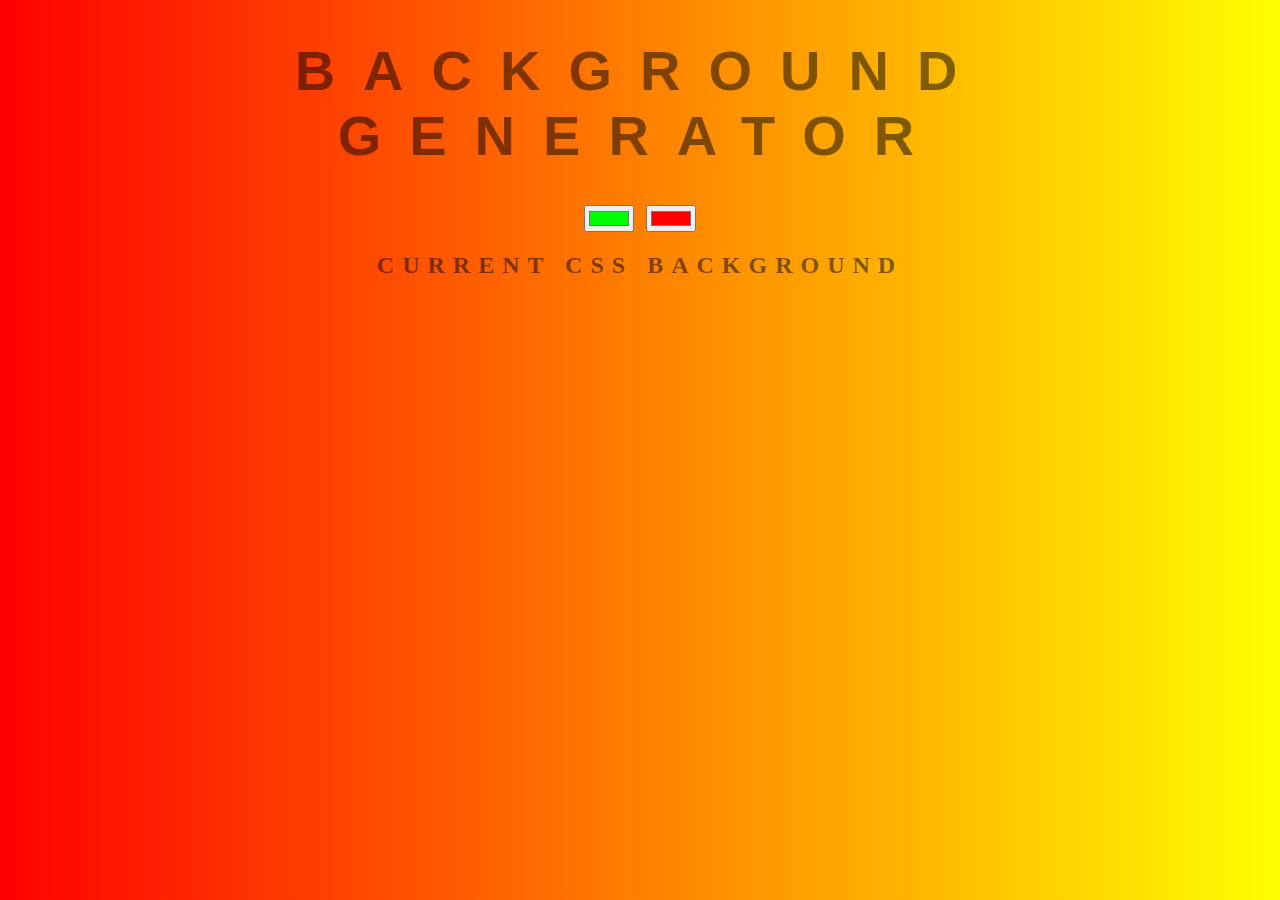
<file: Background-Generator/backgroundgenerator/index.html>
<!DOCTYPE html>
<html>
<head>
	<title>Gradient Background</title>
	<link rel="stylesheet" type="text/css" href="style.css">
</head>
<body id="gradient">
	<h1>Background Generator</h1>
	<input class="color1" type="color" name="color1" value="#00ff00">
	<input class="color2" type="color" name="color2" value="#ff0000">
	<h2>Current CSS Background</h2>
	<h3></h3>
	<script type="text/javascript" src="script.js"></script>
</body>
</html>
</file>
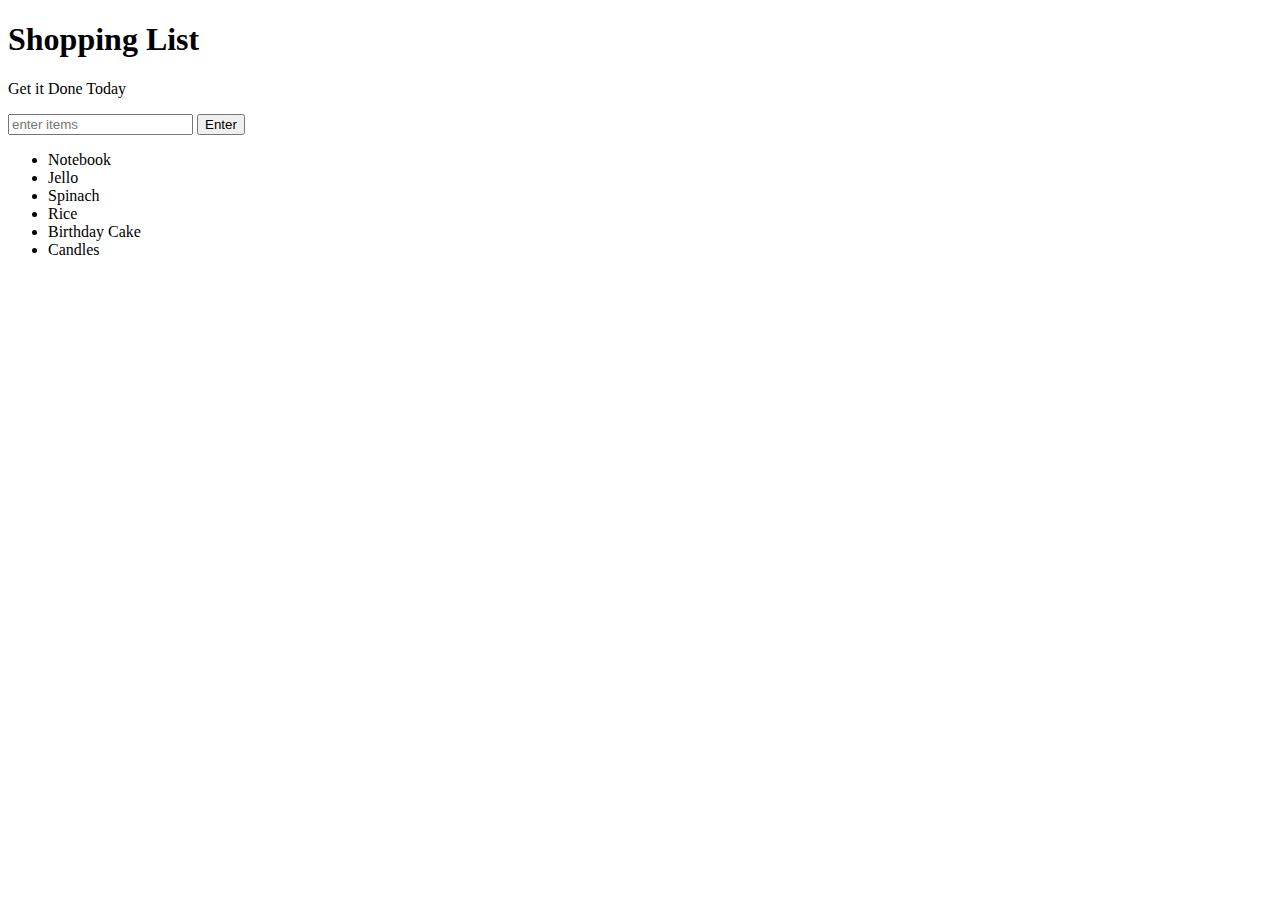
<file: sect-12-Dom-Manipulation/ch-129-Dom-selectors/index.html>
<!DOCTYPE html>
<html lang="en">
  <head>
    <meta charset="UTF-8" />
    <meta name="viewport" content="width=device-width, initial-scale=1.0" />
    <link rel="stylesheet" type="text/css" href="style.css" />
    <title>JS in HTML</title>
  </head>
  <body>
    <h1>Shopping List</h1>
    <p id="first">Get it Done Today</p>
    <input type="text" id="userinput" placeholder="enter items" />
    <button id="enter">Enter</button>
    <ul>
      <li class="bold red" random="23">Notebook</li>
      <li>Jello</li>
      <li>Spinach</li>
      <li>Rice</li>
      <li>Birthday Cake</li>
      <li>Candles</li>
    </ul>

    <script type="text/javascript" src="script.js"></script>
  </body>
</html>
</file>
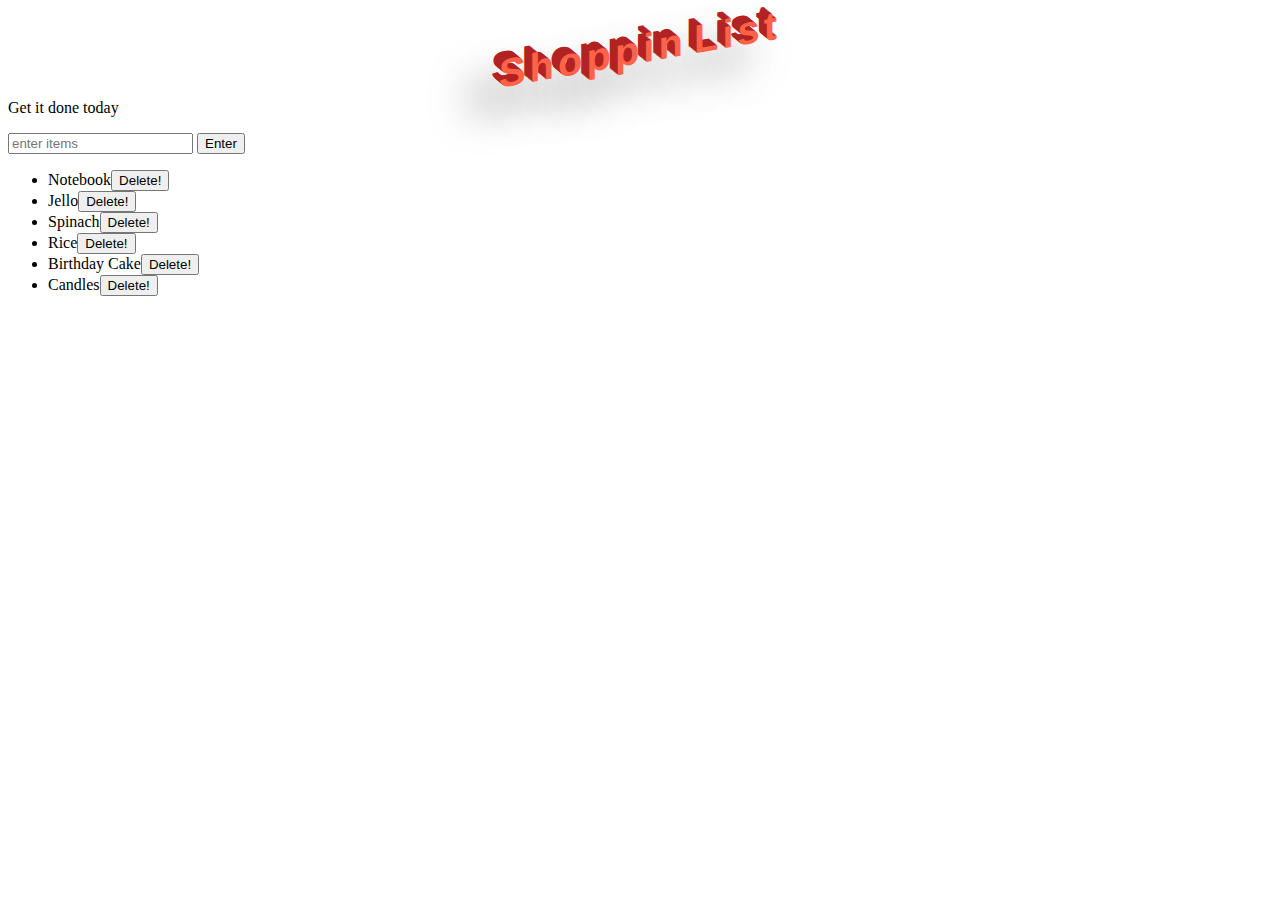
<file: sect-12-Dom-Manipulation/domevents/index.html>
<!DOCTYPE html>
<html>
  <head>
    <title>Javascript + DOM</title>
    <link rel="stylesheet" type="text/css" href="style.css" />
  </head>
  <body>
    <h1 class="coolTitle">Shoppin List</h1>
    <p id="first">Get it done today</p>
    <input id="userinput" type="text" placeholder="enter items" />
    <button id="enter">Enter</button>
    <ul>
      <li class="bold red" random="23">Notebook</li>
      <li>Jello</li>
      <li>Spinach</li>
      <li>Rice</li>
      <li>Birthday Cake</li>
      <li>Candles</li>
    </ul>
    <script type="text/javascript" src="script.js"></script>
  </body>
</html>
</file>
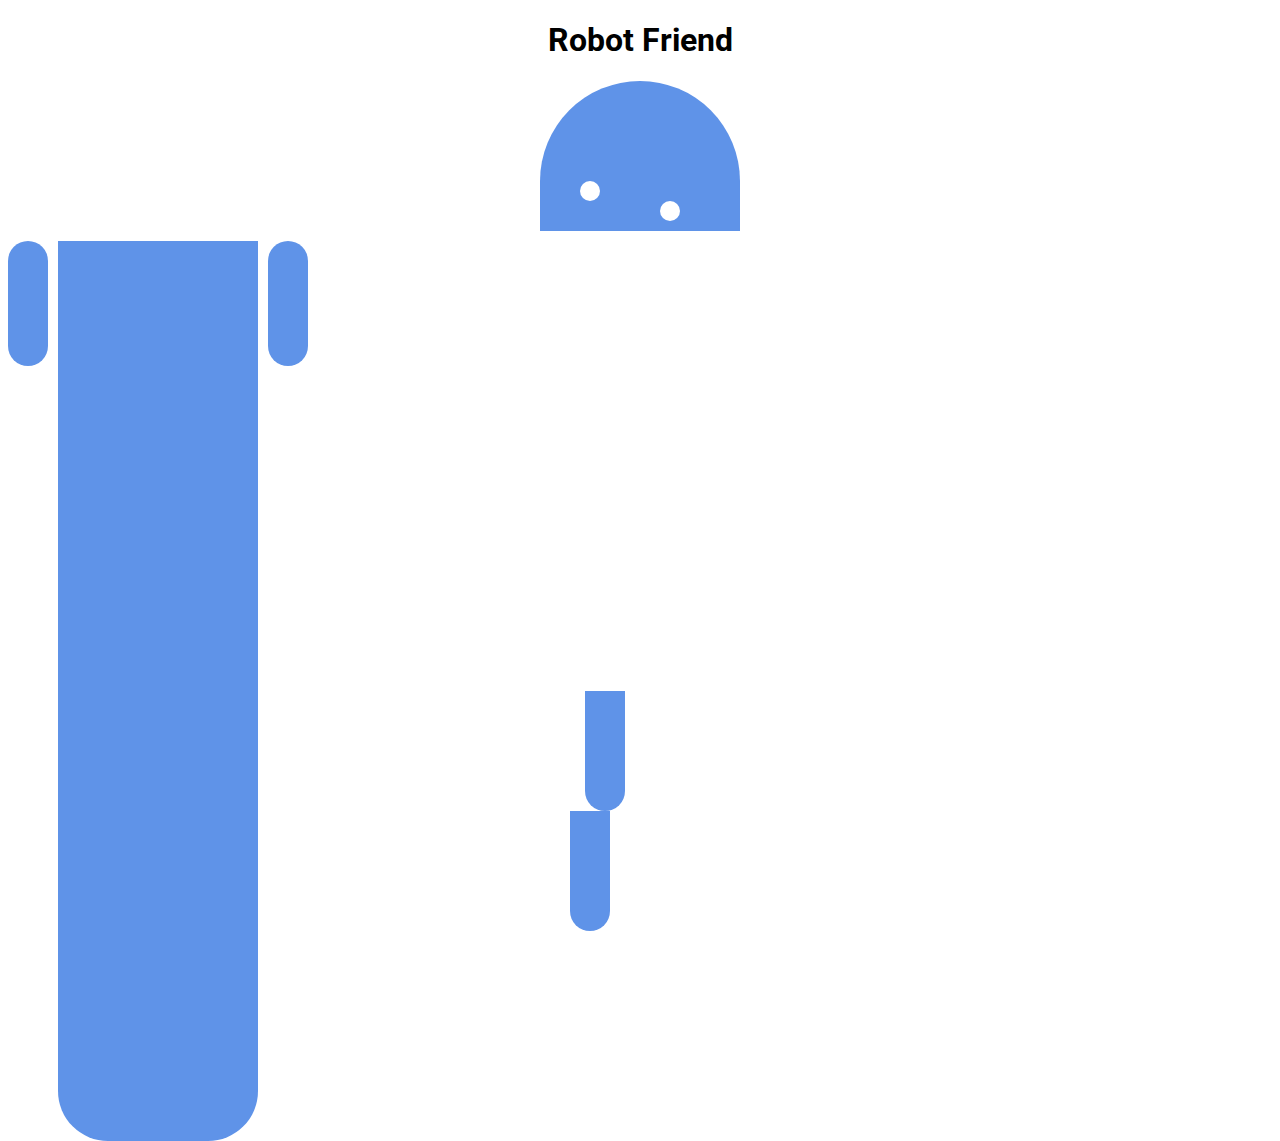
<file: Sect-7-Adv-CSS/robot/index.html>
<!DOCTYPE html>
<html>
<head>
	<title>RoboPage</title>
	<link rel="stylesheet" type="text/css" href="style.css">
	<link href="https://fonts.googleapis.com/css?family=Roboto" rel="stylesheet">
</head>
<body>
	<h1>Robot Friend</h1>
	<div class="robots">
		<div class="android"> 
			<div class="head"> 
				<div class="eyes"> 
					<div class="left_eye"></div> 
					<div class="right_eye"></div>
				</div> 
			</div> 
			<div class="upper_body"> 
				<div class="left_arm"></div> 
				<div class="torso"></div> 
				<div class="right_arm"></div> 
			</div> 
			<div class="lower_body"> 
				<div class="left_leg"></div> 
				<div class="right_leg"></div> 
			</div> 
		</div>
	</div>
</body>
</html>
</file>
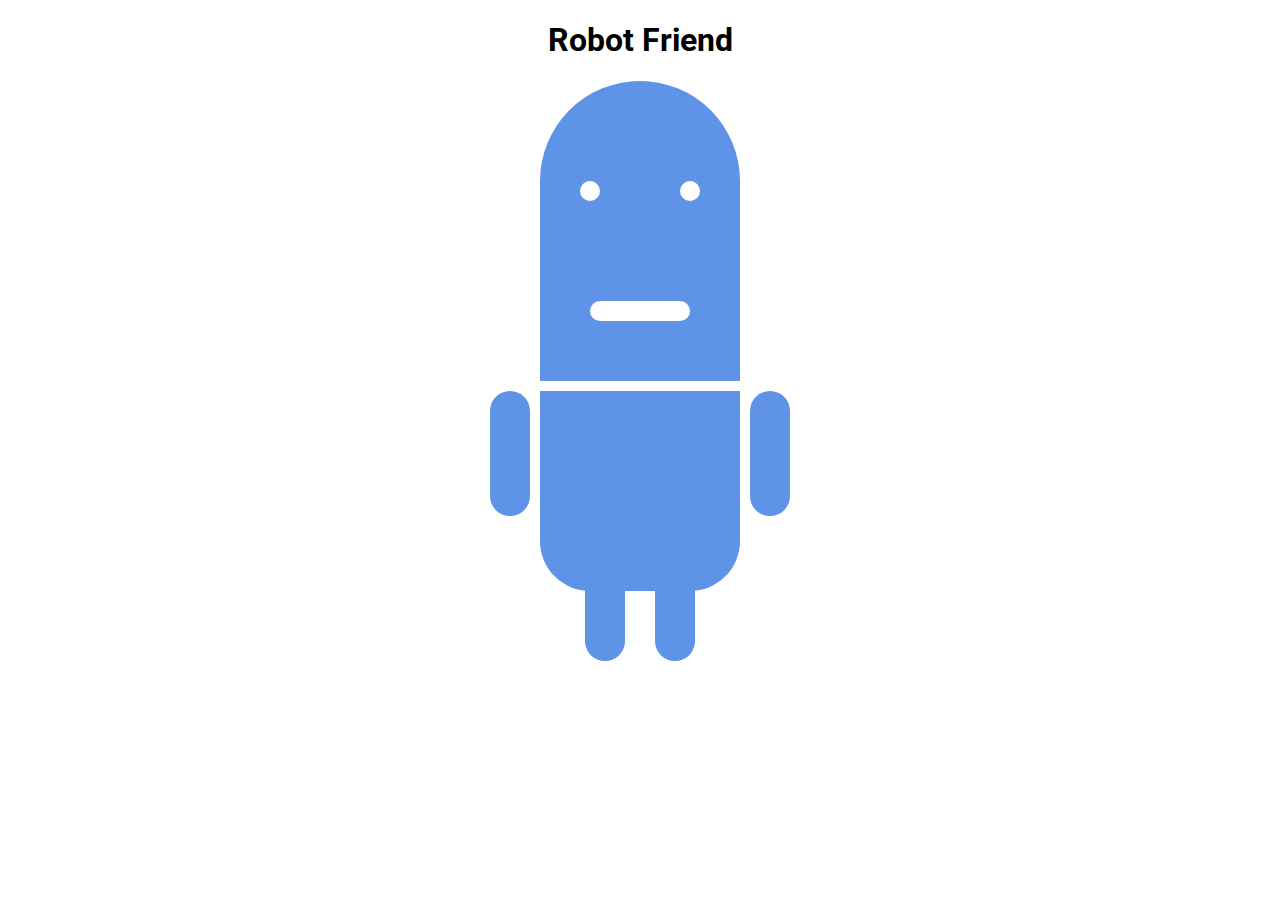
<file: Sect-7-Adv-CSS/robotfriend/index.html>
<!DOCTYPE html>
<html>
  <head>
    <title>RoboPage</title>
    <link rel="stylesheet" type="text/css" href="style.css" />
    <link
      href="https://fonts.googleapis.com/css?family=Roboto"
      rel="stylesheet"
    />
  </head>
  <body>
    <h1>Robot Friend</h1>
    <div class="robots">
      <div class="android">
        <div class="head">
          <div class="eyes">
            <div class="left_eye"></div>
            <div class="right_eye"></div>
          </div>
          <div class="mouth"></div>
        </div>
        <div class="upper_body">
          <div class="left_arm"></div>
          <div class="torso"></div>
          <div class="right_arm"></div>
        </div>
        <div class="lower_body">
          <div class="left_leg"></div>
          <div class="right_leg"></div>
        </div>
      </div>
    </div>
  </body>
</html>
</file>
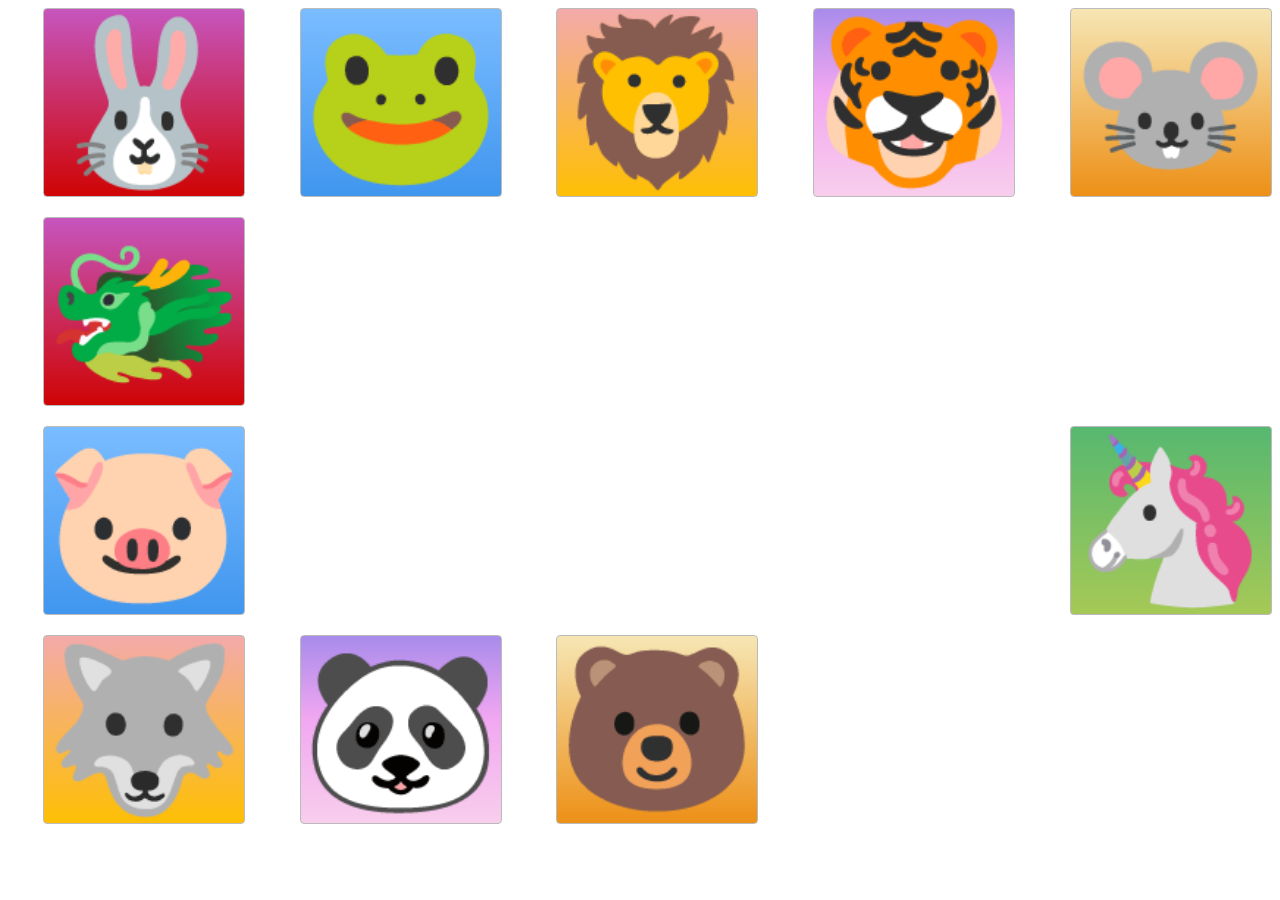
<file: Sect-9-CSS-Grid-Layout/fcheat-iles/index.html>
<!DOCTYPE html>
<html>
<head>
  <title>Grid Master</title>
  <link rel="stylesheet" type="text/css" href="./style.css">
</head>
<body>
  <div class="container">
    <div class="zone green">🦊</div>
    <div class="zone red">🐰</div>
    <div class="zone blue">🐸</div>
    <div class="zone yellow">🦁</div>
    <div class="zone purple">🐯</div>
    <div class="zone brown">🐭</div>
    <div class="zone green">🦄</div>
    <div class="zone red">🐲</div>
    <div class="zone blue">🐷</div>
    <div class="zone yellow">🐺</div>
    <div class="zone purple">🐼</div>
    <div class="zone brown">🐻</div>
  </div>
</body>
</html>
</file>
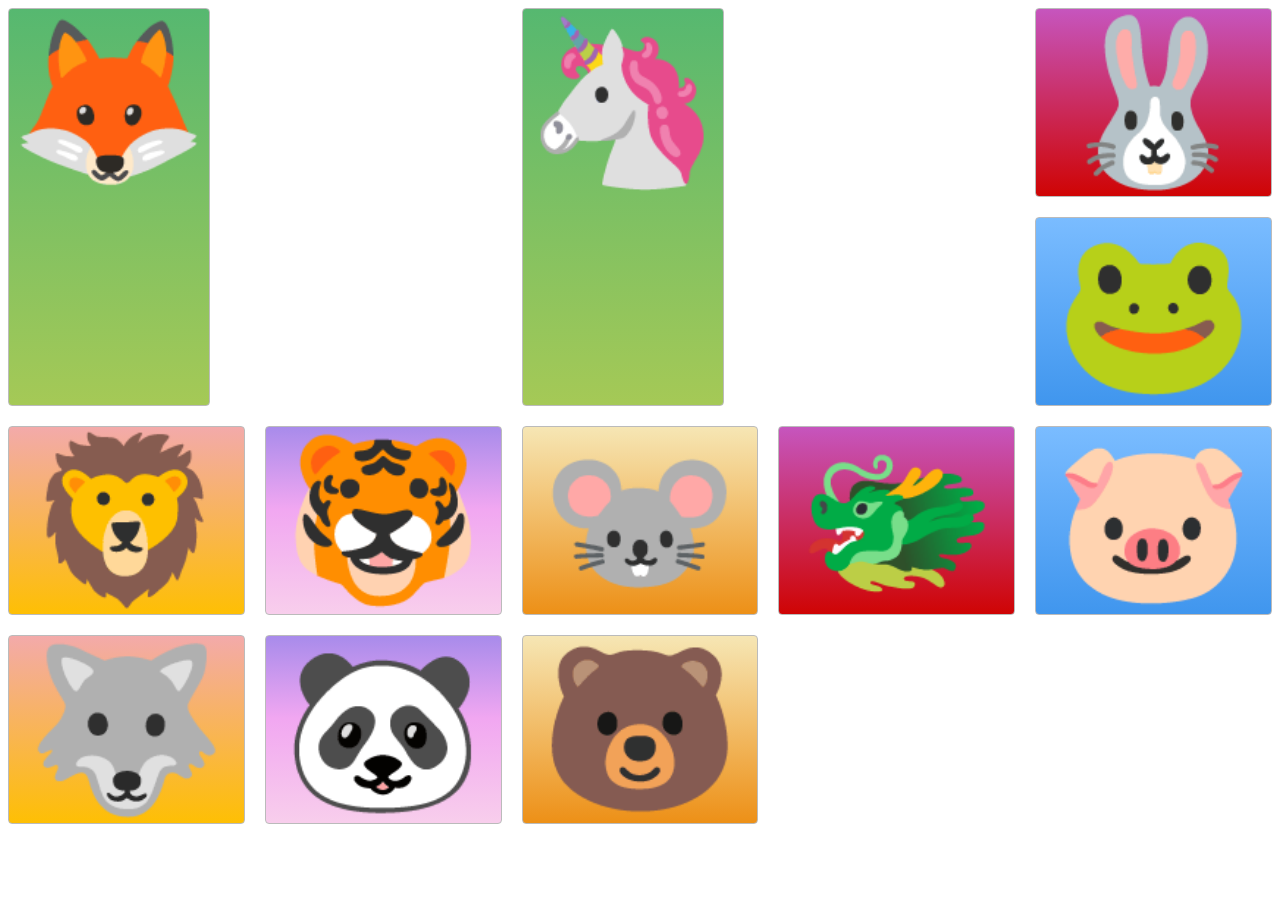
<file: Sect-9-CSS-Grid-Layout/files/index.html>
<!DOCTYPE html>
<html>
  <head>
    <!-- the below meta tag is default in most modern browsers. however if you have an
  older browser, the emojis may not show up properly. In which case you need this meta
  tag. Read more here: https://teamtreehouse.com/community/meta-charsetutf8-what-does-this-mean-or-what-does-it-do-i-deleted-it-from-the-code-and-nothing-changed -->
    <meta charset="utf-8" />
    <title>Grid Master</title>
    <link rel="stylesheet" type="text/css" href="./style.css" />
  </head>
  <body>
    <div class="container">
      <div class="zone green">🦊</div>
      <div class="zone red">🐰</div>
      <div class="zone blue">🐸</div>
      <div class="zone yellow">🦁</div>
      <div class="zone purple">🐯</div>
      <div class="zone brown">🐭</div>
      <div class="zone green">🦄</div>
      <div class="zone red">🐲</div>
      <div class="zone blue">🐷</div>
      <div class="zone yellow">🐺</div>
      <div class="zone purple">🐼</div>
      <div class="zone brown">🐻</div>
    </div>
  </body>
</html>
</file>
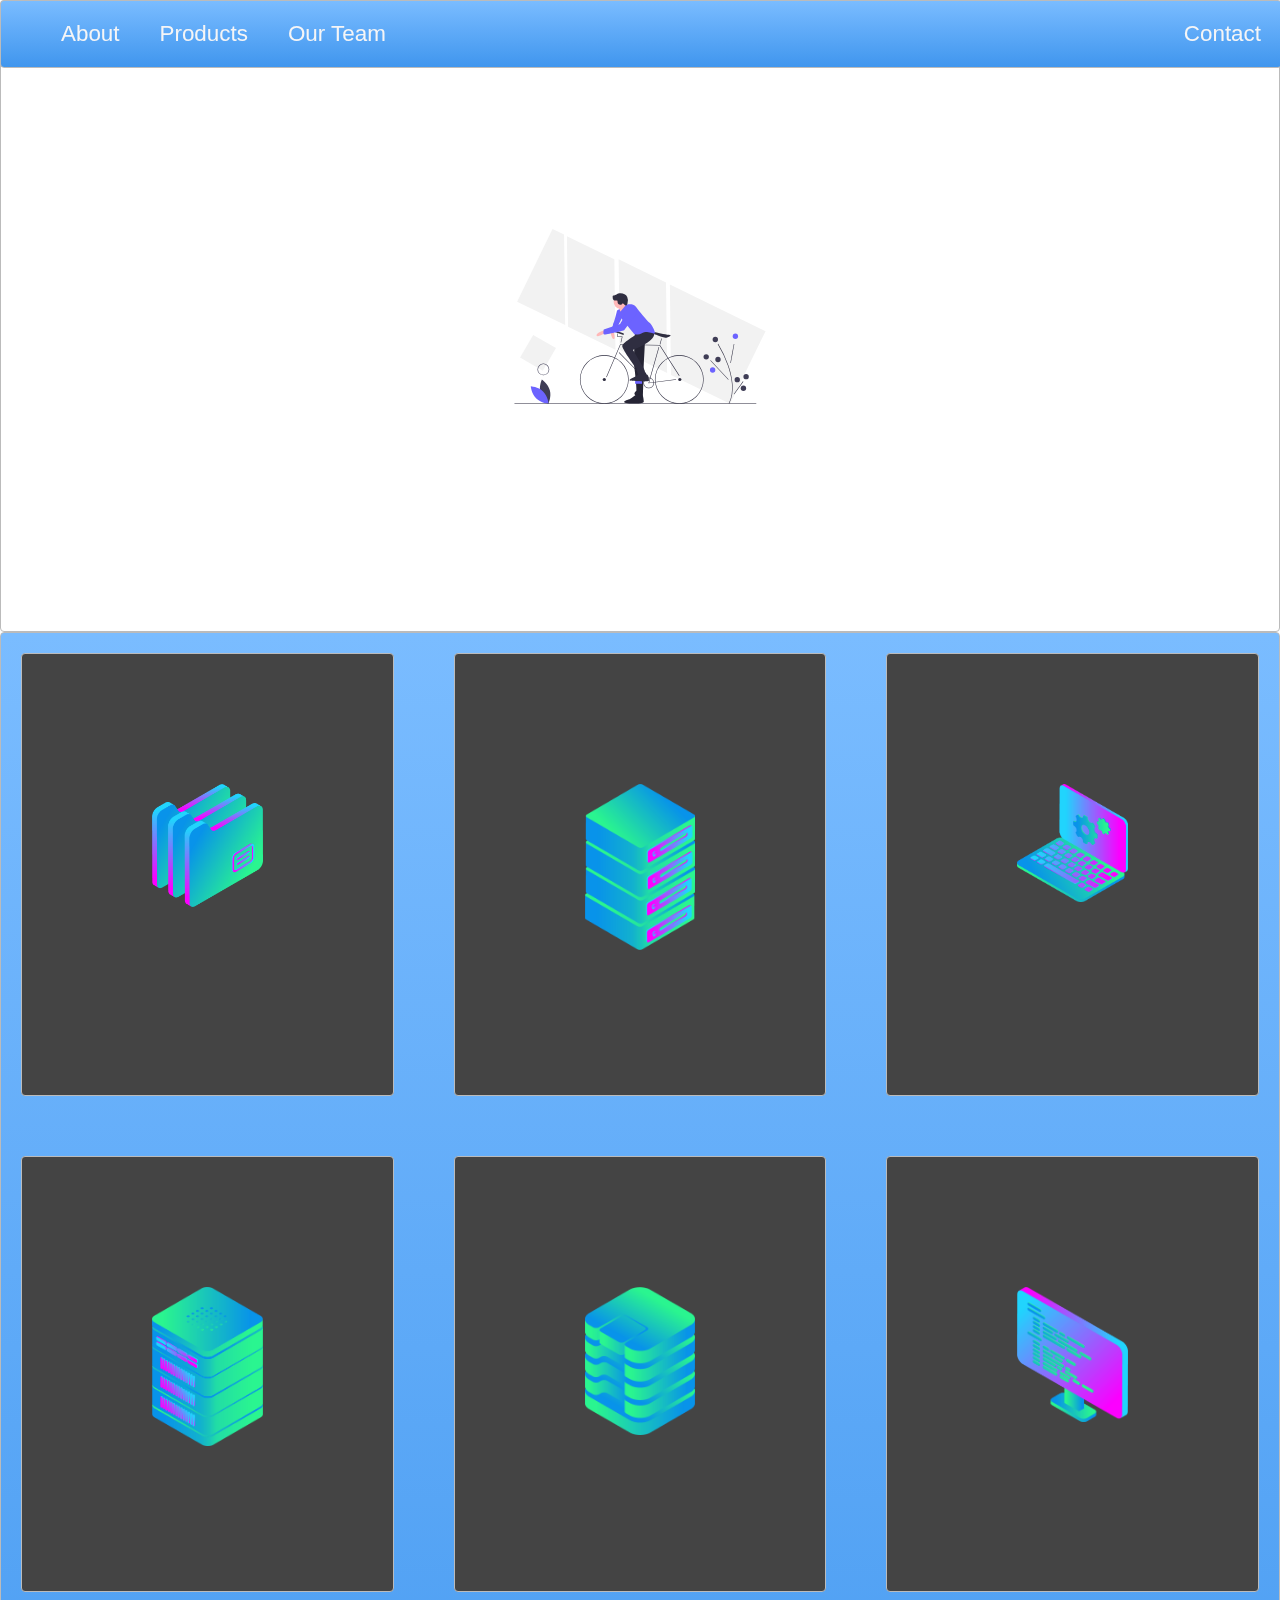
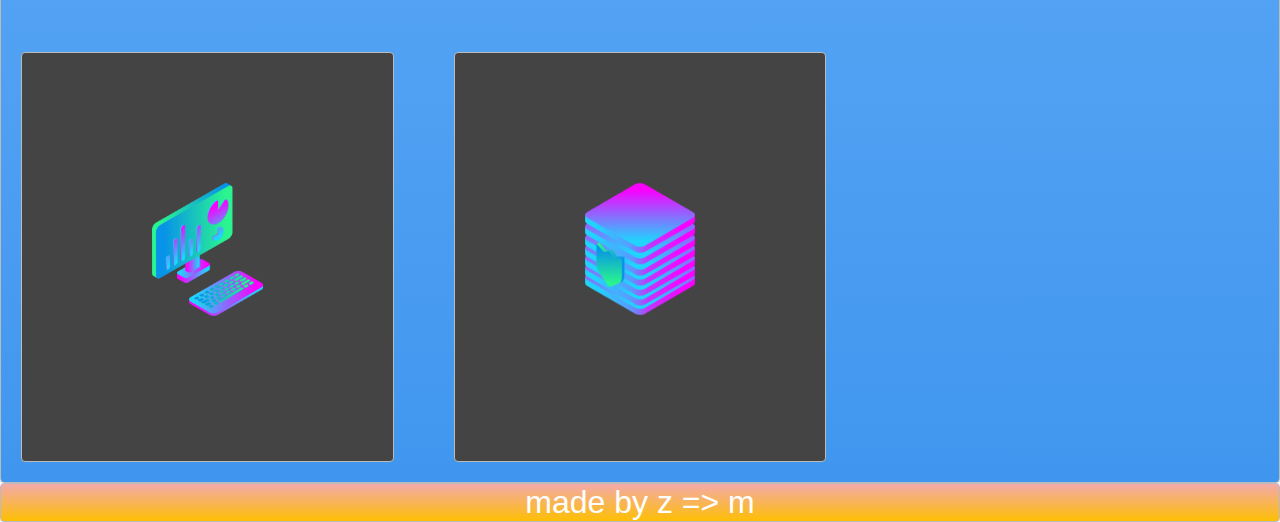
<file: Sect-9-CSS-Grid-Layout/project-prettify/index.html>
<!DOCTYPE html>
<html>
<head>
  <title>Layout Master</title>
  <link rel="stylesheet" type="text/css" href="./style.css">
</head>
<body>
  <nav class="zone blue sticky">
      <ul class="main-nav">
          <li><a href="">About</a></li>
          <li><a href="">Products</a></li>
          <li><a href="">Our Team</a></li>
          <li class="push"><a href="">Contact</a></li>
  </ul>
  </nav>
  <div class="container zone"><img class="cover" src="./img/bike.svg" height="175em" ></div>
  <div class="zone blue grid-wrapper">
    <div class="box zone"><img src="./img/files_2.png"></div>
    <div class="box zone"><img src="./img/server_2_2.png"></div>
    <div class="box zone"><img src="./img/monitor_settings_2.png"></div>
    <div class="box zone"><img src="./img/server_3.png"></div>
    <div class="box zone"><img src="./img/data_storage_2_2.png"></div>
    <div class="box zone"><img src="./img/monitor_coding_2.png"></div>
    <div class="box zone"><img src="./img/desktop_analytics_2.png"></div>
    <div class="box zone"><img src="./img/server_safe_2.png"></div>
  </div>
  <footer class="zone yellow">made by z => m</footer>
</div>
</body>
</html>
</file>
<file: Background-Generator/backgroundgenerator/style.css>
body {
  font: "Raleway", sans-serif;
  color: rgba(0, 0, 0, 0.5);
  text-align: center;
  text-transform: uppercase;
  letter-spacing: 0.5em;
  top: 15%;
  background: linear-gradient(to right, red, yellow); /* Standard syntax */
}

h1 {
  font: 600 3.5em "Raleway", sans-serif;
  color: rgba(0, 0, 0, 0.5);
  text-align: center;
  text-transform: uppercase;
  letter-spacing: 0.5em;
  width: 100%;
}

h3 {
  font: 900 1em "Raleway", sans-serif;
  color: rgba(0, 0, 0, 0.5);
  text-align: center;
  text-transform: none;
  letter-spacing: 0.01em;
}
</file>
<file: sect-12-Dom-Manipulation/ch-129-Dom-selectors/style.css>
.done {
  text-decoration: line-through;
}
</file>
<file: sect-12-Dom-Manipulation/domevents/style.css>
.coolTitle {
  text-align: center;
  font-family: 'Oswald', Helvetica, sans-serif;
  font-size: 40px;
  transform: skewY(-10deg);
  letter-spacing: 4px;
  word-spacing: -8px;
  color: tomato;
  text-shadow: 
    -1px -1px 0 firebrick,
    -2px -2px 0 firebrick,
    -3px -3px 0 firebrick,
    -4px -4px 0 firebrick,
    -5px -5px 0 firebrick,
    -6px -6px 0 firebrick,
    -7px -7px 0 firebrick,
    -8px -8px 0 firebrick,
    -30px 20px 40px dimgrey;
}

.done {
  text-decoration: line-through;
}
</file>
<file: Sect-7-Adv-CSS/robot/style.css>
h1 {
  text-align: center;
  font-family: "Roboto", sans-serif;
}

.head,
.left_arm,
.torso,
.right_arm,
.left_leg,
.right_leg {
  background-color: #5f93e8;
}

.head {
  width: 200px;
  margin: 0 auto;
  height: 150px;
  border-radius: 200px 200px 0 0;
  margin-bottom: 10px;
}

.eyes {
  padding-bottom: 30px;
}

.eyes:hover {
  width: 20px;
}

.head:hover {
  width: 100px;
  height: 600px;
  transition: 1s ease-in-out;
}

.upper_body {
  width: 300px;
  height: 450px;
  display: flex;
  justify-content: center;
}

.left_arm,
.right_arm {
  width: 40px;
  height: 125px;
  border-radius: 100px;
}

.left_arm {
  margin-right: 10px;
}

.right_arm {
  margin-left: 10px;
}

.torso {
  width: 200px;
  height: 900px;
  border-radius: 0 0 50px 50px;
}

.lower_body {
  width: 200px;
  height: 200px;
  /* This is another useful property. Hmm what do you think it does?*/
  margin: 0 auto;
}

.left_leg,
.right_leg {
  width: 40px;
  height: 120px;
  border-radius: 0 0 100px 100px;
}

.left_leg {
  margin-left: 45px;
}

.left_leg:hover {
  -webkit-transform: rotate(20deg);
  -moz-transform: rotate(20deg);
  -o-transform: rotate(20deg);
  -ms-transform: rotate(20deg);
  transform: rotate(20deg);
}

.right_leg {
  margin-left: 30px;
}

.left_eye,
.right_eye {
  width: 20px;
  height: 20px;
  border-radius: 15px;
  background-color: white;
}

.left_eye {
  /* These properties are new and you haven't encountered
	in this course. Check out CSS Tricks to see what it does! */
  position: relative;
  top: 100px;
  left: 40px;
}

.left_eye:hover {
  width: 30px;
}

.right_eye {
  position: relative;
  top: 100px;
  left: 120px;
}
</file>
<file: Sect-7-Adv-CSS/robotfriend/style.css>
h1 {
  text-align: center;
  font-family: "Roboto", sans-serif;
}

.robots {
  flex-wrap: wrap;
  display: flex;
  justify-content: center;
}

.head,
.left_arm,
.torso,
.right_arm,
.left_leg,
.right_leg {
  background-color: #5f93e8;
}

.head {
  width: 200px;
  margin: 0 auto;
  height: 300px;
  border-radius: 200px 200px 0 0;
  margin-bottom: 10px;
}

.eyes {
  display: flex;
}

.head:hover {
  width: 300px;
  transition: 1s ease-in-out;
}

.upper_body {
  width: 300px;
  height: 150px;
  display: flex;
}

.left_arm,
.right_arm {
  width: 40px;
  height: 125px;
  border-radius: 100px;
}

.left_arm {
  margin-right: 10px;
}

.right_arm {
  margin-left: 10px;
}

.torso {
  width: 200px;
  height: 200px;
  border-radius: 0 0 50px 50px;
}

.lower_body {
  width: 200px;
  height: 200px;
  /* This is another useful property. Hmm what do you think it does?*/
  margin: 0 auto;
  display: flex;
}

.left_leg,
.right_leg {
  width: 40px;
  height: 120px;
  border-radius: 0 0 100px 100px;
}

.left_leg {
  margin-left: 45px;
}

.left_leg:hover {
  -webkit-transform: rotate(20deg);
  -moz-transform: rotate(20deg);
  -o-transform: rotate(20deg);
  -ms-transform: rotate(20deg);
  transform: rotate(20deg);
}

.right_leg {
  margin-left: 30px;
}

.left_eye,
.right_eye {
  width: 20px;
  height: 20px;
  border-radius: 15px;
  background-color: white;
}

.left_eye {
  /* These properties are new and you haven't encountered
	in this course. Check out CSS Tricks to see what it does! */
  position: relative;
  top: 100px;
  left: 40px;
}

.left_eye:hover {
  width: 60px;
  height: 200px;
  transition: 1s ease-in-out;
}
.right_eye {
  position: relative;
  top: 100px;
  left: 120px;
}

.mouth {
  display: flex;
  position: relative;
  top: 200px;
  left: 50px;
  width: 100px;
  height: 20px;
  border-radius: 20px;
  background-color: white;
}

.mouth:hover {
  height: 40px;
  border-radius: 20px;
  transition: 0.5s ease-in-out;
}
</file>
<file: Sect-9-CSS-Grid-Layout/fcheat-iles/style.css>
.container {
    display: grid;
    grid-gap: 20px;
    grid-template-columns: 300px 300px 300px;
    grid-template-columns: 300px 300px 300px;
    grid-template-columns: 300px 300px 1fr;
    grid-template-columns: 300px 1fr 1fr;
    grid-template-columns: 1fr 1fr 1fr;
    grid-template-columns: repeat(3, 1fr); /*how many times to repeat what*/
    grid-template-columns: auto 1fr 1fr; /*auto = max size of content*/
    grid-template-rows: 1fr 1fr 1fr;
    grid-template-columns: repeat(auto-fill, 200px); /*don't care how many columns. Just figure it out for me. show how you can change sizing of page*/
    grid-template-columns: repeat(auto-fill, minmax(200px, 1fr));
    justify-items: end;
    align-items: end;
}

.green {
    grid-column: span 2; /*high number will cause it to create extra grids even if we didn't tell it*/
    grid-row: span 2;
    grid-column-start: 2;
    grid-column-end: 4;
    grid-column: 2 / 4;
    grid-column: 2 / -1; /* span it to the last track */
    grid-row: 2 / -1; /*but you need to define rows in the container*/
    justify-self: end;
    align-self: end;
}

.zone {
    cursor:pointer;
    /*display:inline-block;*/
    text-align: center;
    font-size:10em;
    border-radius:4px;
    border:1px solid #bbb;
    transition: all 0.3s linear;
}

.zone:hover {
    -webkit-box-shadow:rgba(0,0,0,0.8) 0px 5px 15px, inset rgba(0,0,0,0.15) 0px -10px 20px;
    -moz-box-shadow:rgba(0,0,0,0.8) 0px 5px 15px, inset rgba(0,0,0,0.15) 0px -10px 20px;
    -o-box-shadow:rgba(0,0,0,0.8) 0px 5px 15px, inset rgba(0,0,0,0.15) 0px -10px 20px;
    box-shadow:rgba(0,0,0,0.8) 0px 5px 15px, inset rgba(0,0,0,0.15) 0px -10px 20px;
}


/*https://paulund.co.uk/how-to-create-shiny-css-buttons*/
/***********************************************************************
 *  Green Background
 **********************************************************************/
.green{
    background: #56B870; /* Old browsers */
    background: -moz-linear-gradient(top, #56B870 0%, #a5c956 100%); /* FF3.6+ */
    background: -webkit-gradient(linear, left top, left bottom, color-stop(0%,#56B870), color-stop(100%,#a5c956)); /* Chrome,Safari4+ */
    background: -webkit-linear-gradient(top, #56B870 0%,#a5c956 100%); /* Chrome10+,Safari5.1+ */
    background: -o-linear-gradient(top, #56B870 0%,#a5c956 100%); /* Opera 11.10+ */
    background: -ms-linear-gradient(top, #56B870 0%,#a5c956 100%); /* IE10+ */
    background: linear-gradient(top, #56B870 0%,#a5c956 100%); /* W3C */
}

/***********************************************************************
 *  Red Background
 **********************************************************************/
.red{
    background: #C655BE; /* Old browsers */
    background: -moz-linear-gradient(top, #C655BE 0%, #cf0404 100%); /* FF3.6+ */
    background: -webkit-gradient(linear, left top, left bottom, color-stop(0%,#C655BE), color-stop(100%,#cf0404)); /* Chrome,Safari4+ */
    background: -webkit-linear-gradient(top, #C655BE 0%,#cf0404 100%); /* Chrome10+,Safari5.1+ */
    background: -o-linear-gradient(top, #C655BE 0%,#cf0404 100%); /* Opera 11.10+ */
    background: -ms-linear-gradient(top, #C655BE 0%,#cf0404 100%); /* IE10+ */
    background: linear-gradient(top, #C655BE 0%,#cf0404 100%); /* W3C */
}

/***********************************************************************
 *  Yellow Background
 **********************************************************************/
.yellow{
    background: #F3AAAA; /* Old browsers */
    background: -moz-linear-gradient(top, #F3AAAA 0%, #febf04 100%); /* FF3.6+ */
    background: -webkit-gradient(linear, left top, left bottom, color-stop(0%,#F3AAAA), color-stop(100%,#febf04)); /* Chrome,Safari4+ */
    background: -webkit-linear-gradient(top, #F3AAAA 0%,#febf04 100%); /* Chrome10+,Safari5.1+ */
    background: -o-linear-gradient(top, #F3AAAA 0%,#febf04 100%); /* Opera 11.10+ */
    background: -ms-linear-gradient(top, #F3AAAA 0%,#febf04 100%); /* IE10+ */
    background: linear-gradient(top, #F3AAAA 0%,#febf04 100%); /* W3C */
}

/***********************************************************************
 *  Blue Background
 **********************************************************************/
.blue{
    background: #7abcff; /* Old browsers */
    background: -moz-linear-gradient(top, #7abcff 0%, #60abf8 44%, #4096ee 100%); /* FF3.6+ */
    background: -webkit-gradient(linear, left top, left bottom, color-stop(0%,#7abcff), color-stop(44%,#60abf8), color-stop(100%,#4096ee)); /* Chrome,Safari4+ */
    background: -webkit-linear-gradient(top, #7abcff 0%,#60abf8 44%,#4096ee 100%); /* Chrome10+,Safari5.1+ */
    background: -o-linear-gradient(top, #7abcff 0%,#60abf8 44%,#4096ee 100%); /* Opera 11.10+ */
    background: -ms-linear-gradient(top, #7abcff 0%,#60abf8 44%,#4096ee 100%); /* IE10+ */
    background: linear-gradient(top, #7abcff 0%,#60abf8 44%,#4096ee 100%); /* W3C */
}

/***********************************************************************
 *  Purple Background
 **********************************************************************/
.purple {
    background: #A88BEB; /* Old browsers */
    background: -moz-linear-gradient(top, #A88BEB 0%, #F1A7F1 44%, #F8CEEC 100%); /* FF3.6+ */
    background: -webkit-gradient(linear, left top, left bottom, color-stop(0%,#A88BEB), color-stop(44%,#F1A7F1), color-stop(100%,#F8CEEC)); /* Chrome,Safari4+ */
    background: -webkit-linear-gradient(top, #A88BEB 0%,#F1A7F1 44%,#F8CEEC 100%); /* Chrome10+,Safari5.1+ */
    background: -o-linear-gradient(top, #A88BEB 0%,#F1A7F1 44%,#F8CEEC 100%); /* Opera 11.10+ */
    background: -ms-linear-gradient(top, #A88BEB 0%,#F1A7F1 44%,#F8CEEC 100%); /* IE10+ */
    background: linear-gradient(top, #A88BEB 0%,#F1A7F1 44%,#F8CEEC 100%); /* W3C */
}

/***********************************************************************
 *  Brown Background
 **********************************************************************/
.brown {
    background: #f6e6b4; /* Old browsers */
    background: -moz-linear-gradient(top, #f6e6b4 0%, #ed9017 100%); /* FF3.6+ */
    background: -webkit-gradient(linear, left top, left bottom, color-stop(0%,#f6e6b4), color-stop(100%,#ed9017)); /* Chrome,Safari4+ */
    background: -webkit-linear-gradient(top, #f6e6b4 0%,#ed9017 100%); /* Chrome10+,Safari5.1+ */
    background: -o-linear-gradient(top, #f6e6b4 0%,#ed9017 100%); /* Opera 11.10+ */
    background: -ms-linear-gradient(top, #f6e6b4 0%,#ed9017 100%); /* IE10+ */
    background: linear-gradient(top, #f6e6b4 0%,#ed9017 100%); /* W3C */
    filter: progid:DXImageTransform.Microsoft.gradient( startColorstr='#f6e6b4', endColorstr='#ed9017',GradientType=0 ); /* IE6-9 */
}
</file>
<file: Sect-9-CSS-Grid-Layout/files/style.css>
.container {
  display: grid;
  grid-template-columns: repeat(auto-fill, minmax(200px, 1fr));
  grid-template-rows: 1fr;

  gap: 20px;
}

.green {
  grid-column: span 2;
  grid-row: 1 / 3;
  justify-self: start;
}

.zone {
  cursor: pointer;
  /* display: inline-block; */
  text-align: center;
  font-size: 10em;
  border-radius: 4px;
  border: 1px solid #bbb;
  transition: all 0.3s linear;
}

.zone:hover {
  -webkit-box-shadow: rgba(0, 0, 0, 0.8) 0px 5px 15px,
    inset rgba(0, 0, 0, 0.15) 0px -10px 20px;
  -moz-box-shadow: rgba(0, 0, 0, 0.8) 0px 5px 15px,
    inset rgba(0, 0, 0, 0.15) 0px -10px 20px;
  -o-box-shadow: rgba(0, 0, 0, 0.8) 0px 5px 15px,
    inset rgba(0, 0, 0, 0.15) 0px -10px 20px;
  box-shadow: rgba(0, 0, 0, 0.8) 0px 5px 15px,
    inset rgba(0, 0, 0, 0.15) 0px -10px 20px;
}

/*https://paulund.co.uk/how-to-create-shiny-css-buttons*/
/***********************************************************************
 *  Green Background
 **********************************************************************/
.green {
  background: #56b870; /* Old browsers */
  background: -moz-linear-gradient(top, #56b870 0%, #a5c956 100%); /* FF3.6+ */
  background: -webkit-gradient(
    linear,
    left top,
    left bottom,
    color-stop(0%, #56b870),
    color-stop(100%, #a5c956)
  ); /* Chrome,Safari4+ */
  background: -webkit-linear-gradient(
    top,
    #56b870 0%,
    #a5c956 100%
  ); /* Chrome10+,Safari5.1+ */
  background: -o-linear-gradient(
    top,
    #56b870 0%,
    #a5c956 100%
  ); /* Opera 11.10+ */
  background: -ms-linear-gradient(top, #56b870 0%, #a5c956 100%); /* IE10+ */
  background: linear-gradient(top, #56b870 0%, #a5c956 100%); /* W3C */
}

/***********************************************************************
 *  Red Background
 **********************************************************************/
.red {
  background: #c655be; /* Old browsers */
  background: -moz-linear-gradient(top, #c655be 0%, #cf0404 100%); /* FF3.6+ */
  background: -webkit-gradient(
    linear,
    left top,
    left bottom,
    color-stop(0%, #c655be),
    color-stop(100%, #cf0404)
  ); /* Chrome,Safari4+ */
  background: -webkit-linear-gradient(
    top,
    #c655be 0%,
    #cf0404 100%
  ); /* Chrome10+,Safari5.1+ */
  background: -o-linear-gradient(
    top,
    #c655be 0%,
    #cf0404 100%
  ); /* Opera 11.10+ */
  background: -ms-linear-gradient(top, #c655be 0%, #cf0404 100%); /* IE10+ */
  background: linear-gradient(top, #c655be 0%, #cf0404 100%); /* W3C */
}

/***********************************************************************
 *  Yellow Background
 **********************************************************************/
.yellow {
  background: #f3aaaa; /* Old browsers */
  background: -moz-linear-gradient(top, #f3aaaa 0%, #febf04 100%); /* FF3.6+ */
  background: -webkit-gradient(
    linear,
    left top,
    left bottom,
    color-stop(0%, #f3aaaa),
    color-stop(100%, #febf04)
  ); /* Chrome,Safari4+ */
  background: -webkit-linear-gradient(
    top,
    #f3aaaa 0%,
    #febf04 100%
  ); /* Chrome10+,Safari5.1+ */
  background: -o-linear-gradient(
    top,
    #f3aaaa 0%,
    #febf04 100%
  ); /* Opera 11.10+ */
  background: -ms-linear-gradient(top, #f3aaaa 0%, #febf04 100%); /* IE10+ */
  background: linear-gradient(top, #f3aaaa 0%, #febf04 100%); /* W3C */
}

/***********************************************************************
 *  Blue Background
 **********************************************************************/
.blue {
  background: #7abcff; /* Old browsers */
  background: -moz-linear-gradient(
    top,
    #7abcff 0%,
    #60abf8 44%,
    #4096ee 100%
  ); /* FF3.6+ */
  background: -webkit-gradient(
    linear,
    left top,
    left bottom,
    color-stop(0%, #7abcff),
    color-stop(44%, #60abf8),
    color-stop(100%, #4096ee)
  ); /* Chrome,Safari4+ */
  background: -webkit-linear-gradient(
    top,
    #7abcff 0%,
    #60abf8 44%,
    #4096ee 100%
  ); /* Chrome10+,Safari5.1+ */
  background: -o-linear-gradient(
    top,
    #7abcff 0%,
    #60abf8 44%,
    #4096ee 100%
  ); /* Opera 11.10+ */
  background: -ms-linear-gradient(
    top,
    #7abcff 0%,
    #60abf8 44%,
    #4096ee 100%
  ); /* IE10+ */
  background: linear-gradient(
    top,
    #7abcff 0%,
    #60abf8 44%,
    #4096ee 100%
  ); /* W3C */
}

/***********************************************************************
 *  Purple Background
 **********************************************************************/
.purple {
  background: #a88beb; /* Old browsers */
  background: -moz-linear-gradient(
    top,
    #a88beb 0%,
    #f1a7f1 44%,
    #f8ceec 100%
  ); /* FF3.6+ */
  background: -webkit-gradient(
    linear,
    left top,
    left bottom,
    color-stop(0%, #a88beb),
    color-stop(44%, #f1a7f1),
    color-stop(100%, #f8ceec)
  ); /* Chrome,Safari4+ */
  background: -webkit-linear-gradient(
    top,
    #a88beb 0%,
    #f1a7f1 44%,
    #f8ceec 100%
  ); /* Chrome10+,Safari5.1+ */
  background: -o-linear-gradient(
    top,
    #a88beb 0%,
    #f1a7f1 44%,
    #f8ceec 100%
  ); /* Opera 11.10+ */
  background: -ms-linear-gradient(
    top,
    #a88beb 0%,
    #f1a7f1 44%,
    #f8ceec 100%
  ); /* IE10+ */
  background: linear-gradient(
    top,
    #a88beb 0%,
    #f1a7f1 44%,
    #f8ceec 100%
  ); /* W3C */
}

/***********************************************************************
 *  Brown Background
 **********************************************************************/
.brown {
  background: #f6e6b4; /* Old browsers */
  background: -moz-linear-gradient(top, #f6e6b4 0%, #ed9017 100%); /* FF3.6+ */
  background: -webkit-gradient(
    linear,
    left top,
    left bottom,
    color-stop(0%, #f6e6b4),
    color-stop(100%, #ed9017)
  ); /* Chrome,Safari4+ */
  background: -webkit-linear-gradient(
    top,
    #f6e6b4 0%,
    #ed9017 100%
  ); /* Chrome10+,Safari5.1+ */
  background: -o-linear-gradient(
    top,
    #f6e6b4 0%,
    #ed9017 100%
  ); /* Opera 11.10+ */
  background: -ms-linear-gradient(top, #f6e6b4 0%, #ed9017 100%); /* IE10+ */
  background: linear-gradient(top, #f6e6b4 0%, #ed9017 100%); /* W3C */
  filter: progid:DXImageTransform.Microsoft.gradient( startColorstr='#f6e6b4', endColorstr='#ed9017',GradientType=0 ); /* IE6-9 */
}
</file>
<file: Sect-9-CSS-Grid-Layout/project-prettify/style.css>
body {
  margin: 0 auto;
  font-family: Arial;
}

.zone {
  /*padding:30px 50px;*/
  cursor: pointer;
  color: #fff;
  font-size: 2em;
  border-radius: 4px;
  border: 1px solid #bbb;
  transition: all 0.3s linear;
}

.zone:hover {
  -webkit-box-shadow: rgba(0, 0, 0, 0.8) 0px 5px 15px,
    inset rgba(0, 0, 0, 0.15) 0px -10px 20px;
  -moz-box-shadow: rgba(0, 0, 0, 0.8) 0px 5px 15px,
    inset rgba(0, 0, 0, 0.15) 0px -10px 20px;
  -o-box-shadow: rgba(0, 0, 0, 0.8) 0px 5px 15px,
    inset rgba(0, 0, 0, 0.15) 0px -10px 20px;
  box-shadow: rgba(0, 0, 0, 0.8) 0px 5px 15px,
    inset rgba(0, 0, 0, 0.15) 0px -10px 20px;
}

/***********************************************************************
 *  Nav Bar
 **********************************************************************/
.main-nav {
  display: flex;
  list-style: none;
  margin: 0;
  font-size: 0.7em;
}

@media only screen and (max-width: 600px) {
  .main-nav {
    font-size: 0.5em;
    padding: 0;
  }
}

.push {
  margin-left: auto;
}

li {
  padding: 20px;
}

a {
  color: #f5f5f6;
  text-decoration: none;
}

.sticky {
  position: fixed;
  top: 0;
  width: 100%;
}

/***********************************************************************
 *  Cover
 **********************************************************************/
.container {
  /*show heigh: auto*/
  height: 70vh;
  display: flex;
  align-items: center;
  justify-content: center;
}

.cover {
  width: 30rem;
}

/***********************************************************************
 *  Grid Panel
 **********************************************************************/
.grid-wrapper {
  display: grid;
  grid-template-columns: repeat(auto-fill, minmax(350px, 1fr));
  grid-gap: 20px;
}

.box {
  background-color: #444;
  padding: 130px;
  margin: 20px;
}

.box > img {
  width: 100%;
}

.box:hover {
  -webkit-transform: rotate(-1deg);
  -moz-transform: rotate(-1deg);
  -o-transform: rotate(-1deg);
  transform: rotate(-1deg);
}

.box > img {
  width: 100%;
  height: auto;
}

/***********************************************************************
 *  Footer
 **********************************************************************/
footer {
  text-align: center;
  background-color: #444;
}

/*https://paulund.co.uk/how-to-create-shiny-css-buttons*/
/***********************************************************************
 *  Green Background
 **********************************************************************/
.green {
  background: #56b870; /* Old browsers */
  background: -moz-linear-gradient(top, #56b870 0%, #a5c956 100%); /* FF3.6+ */
  background: -webkit-gradient(
    linear,
    left top,
    left bottom,
    color-stop(0%, #56b870),
    color-stop(100%, #a5c956)
  ); /* Chrome,Safari4+ */
  background: -webkit-linear-gradient(
    top,
    #56b870 0%,
    #a5c956 100%
  ); /* Chrome10+,Safari5.1+ */
  background: -o-linear-gradient(
    top,
    #56b870 0%,
    #a5c956 100%
  ); /* Opera 11.10+ */
  background: -ms-linear-gradient(top, #56b870 0%, #a5c956 100%); /* IE10+ */
  background: linear-gradient(top, #56b870 0%, #a5c956 100%); /* W3C */
}

/***********************************************************************
 *  Red Background
 **********************************************************************/
.red {
  background: #c655be; /* Old browsers */
  background: -moz-linear-gradient(top, #c655be 0%, #cf0404 100%); /* FF3.6+ */
  background: -webkit-gradient(
    linear,
    left top,
    left bottom,
    color-stop(0%, #c655be),
    color-stop(100%, #cf0404)
  ); /* Chrome,Safari4+ */
  background: -webkit-linear-gradient(
    top,
    #c655be 0%,
    #cf0404 100%
  ); /* Chrome10+,Safari5.1+ */
  background: -o-linear-gradient(
    top,
    #c655be 0%,
    #cf0404 100%
  ); /* Opera 11.10+ */
  background: -ms-linear-gradient(top, #c655be 0%, #cf0404 100%); /* IE10+ */
  background: linear-gradient(top, #c655be 0%, #cf0404 100%); /* W3C */
}

/***********************************************************************
 *  Yellow Background
 **********************************************************************/
.yellow {
  background: #f3aaaa; /* Old browsers */
  background: -moz-linear-gradient(top, #f3aaaa 0%, #febf04 100%); /* FF3.6+ */
  background: -webkit-gradient(
    linear,
    left top,
    left bottom,
    color-stop(0%, #f3aaaa),
    color-stop(100%, #febf04)
  ); /* Chrome,Safari4+ */
  background: -webkit-linear-gradient(
    top,
    #f3aaaa 0%,
    #febf04 100%
  ); /* Chrome10+,Safari5.1+ */
  background: -o-linear-gradient(
    top,
    #f3aaaa 0%,
    #febf04 100%
  ); /* Opera 11.10+ */
  background: -ms-linear-gradient(top, #f3aaaa 0%, #febf04 100%); /* IE10+ */
  background: linear-gradient(top, #f3aaaa 0%, #febf04 100%); /* W3C */
}

/***********************************************************************
 *  Blue Background
 **********************************************************************/
.blue {
  background: #7abcff; /* Old browsers */
  background: -moz-linear-gradient(
    top,
    #7abcff 0%,
    #60abf8 44%,
    #4096ee 100%
  ); /* FF3.6+ */
  background: -webkit-gradient(
    linear,
    left top,
    left bottom,
    color-stop(0%, #7abcff),
    color-stop(44%, #60abf8),
    color-stop(100%, #4096ee)
  ); /* Chrome,Safari4+ */
  background: -webkit-linear-gradient(
    top,
    #7abcff 0%,
    #60abf8 44%,
    #4096ee 100%
  ); /* Chrome10+,Safari5.1+ */
  background: -o-linear-gradient(
    top,
    #7abcff 0%,
    #60abf8 44%,
    #4096ee 100%
  ); /* Opera 11.10+ */
  background: -ms-linear-gradient(
    top,
    #7abcff 0%,
    #60abf8 44%,
    #4096ee 100%
  ); /* IE10+ */
  background: linear-gradient(
    top,
    #7abcff 0%,
    #60abf8 44%,
    #4096ee 100%
  ); /* W3C */
}
</file>
